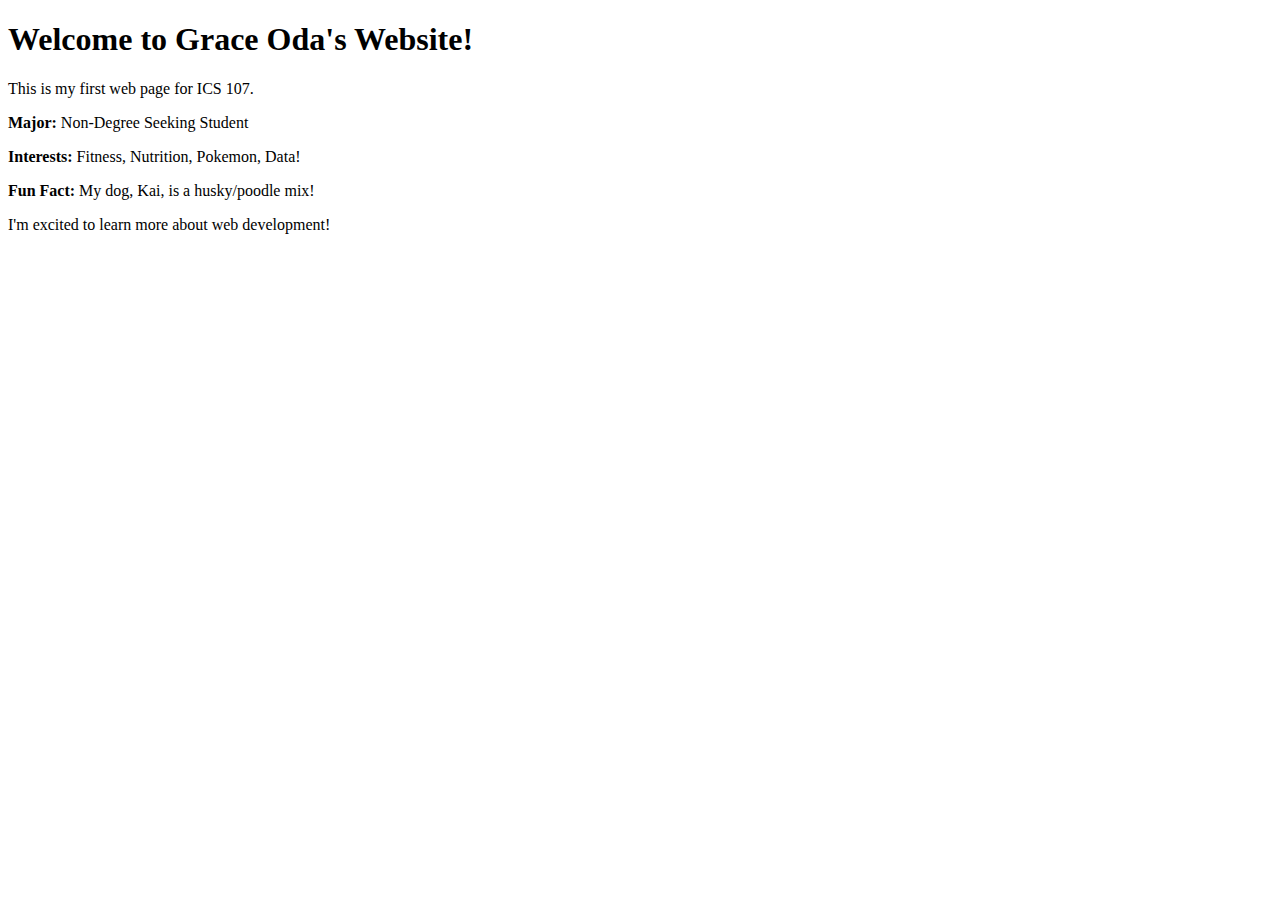
<file: index.html>
<!DOCTYPE html>
<html lang="en">
<head>
  <meta charset="UTF-8">
  <meta name="viewport" content="width=device-width, initial-scale=1.0">
  <title>Grace Oda - ICS 107</title>
</head>
<body>
<h1>Welcome to Grace Oda's Website!</h1>
<p>This is my first web page for ICS 107.</p>
<p><strong>Major:</strong> Non-Degree Seeking Student</p> 
<p><strong>Interests:</strong> Fitness, Nutrition, Pokemon, Data!</p> 
<p><strong>Fun Fact:</strong> My dog, Kai, is a husky/poodle mix!</p> 
<p>I'm excited to learn more about web development!</p> 
</body>
</html>
</file>
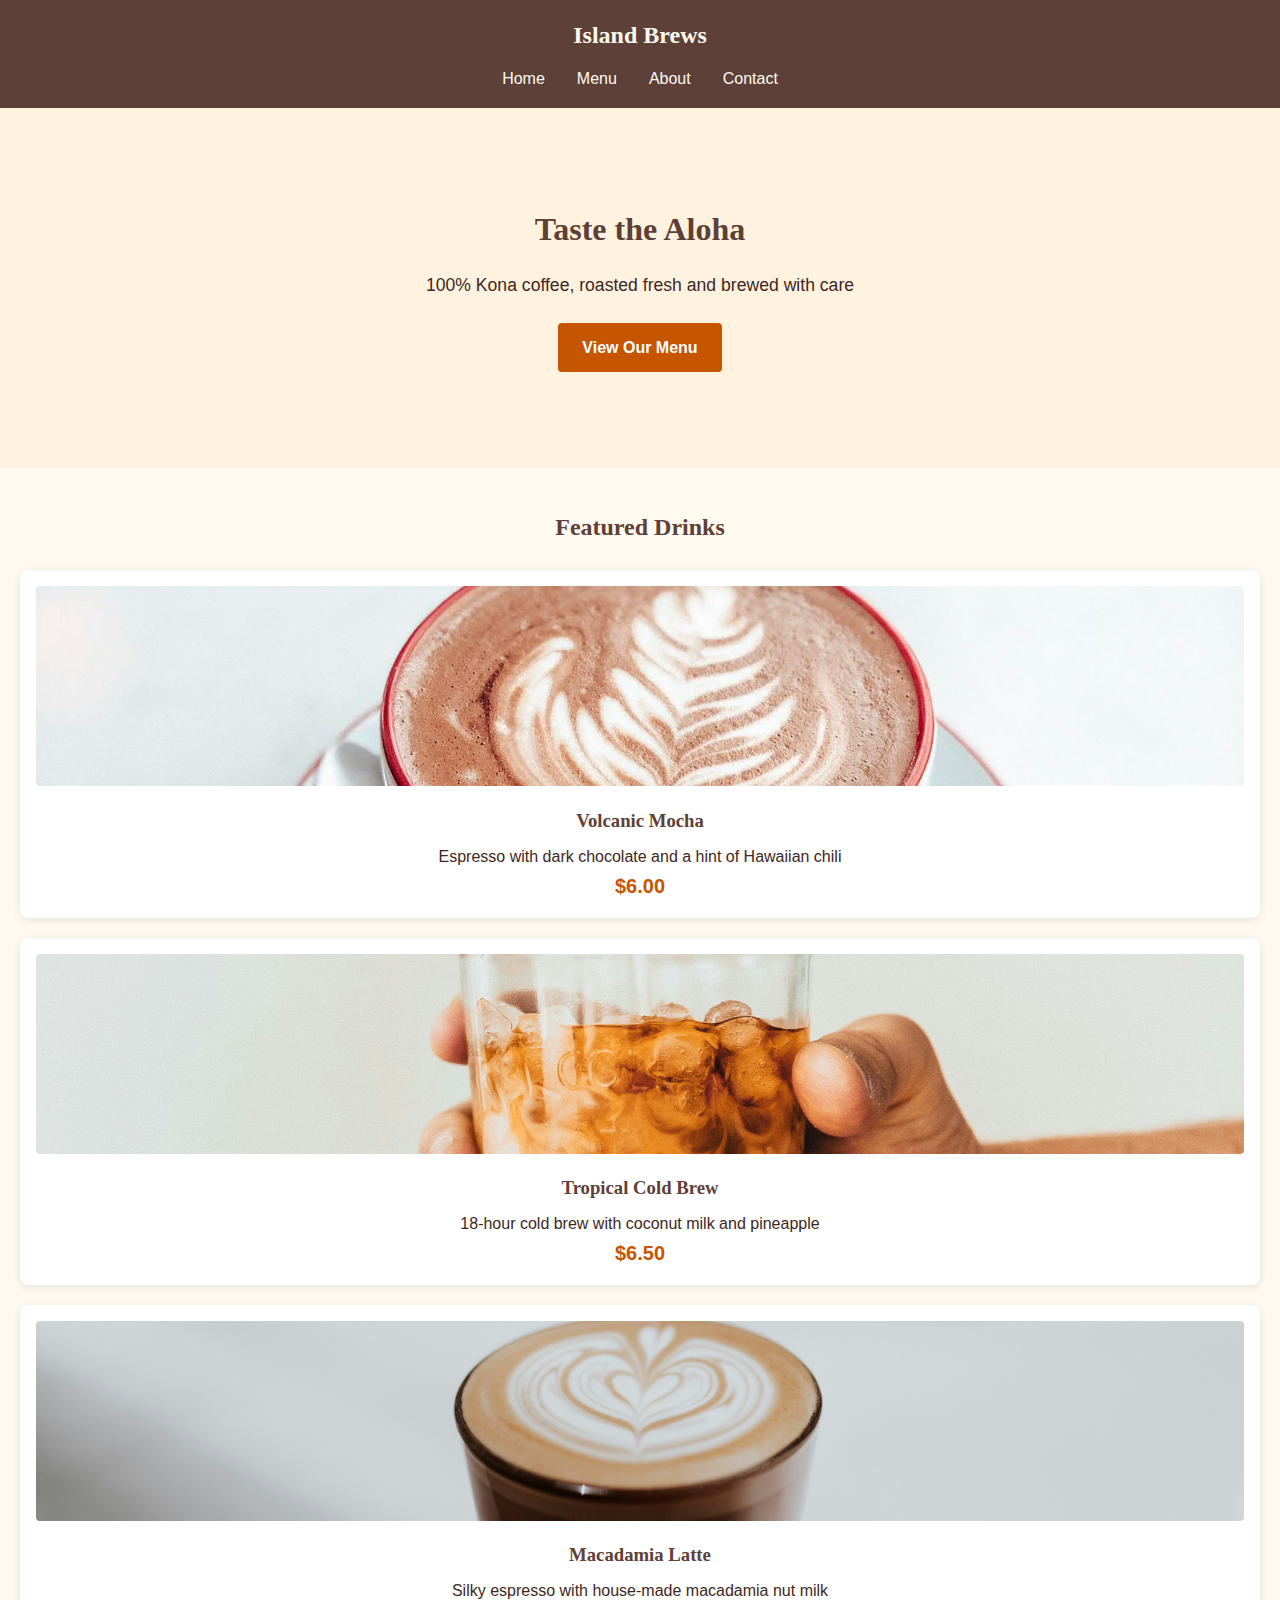
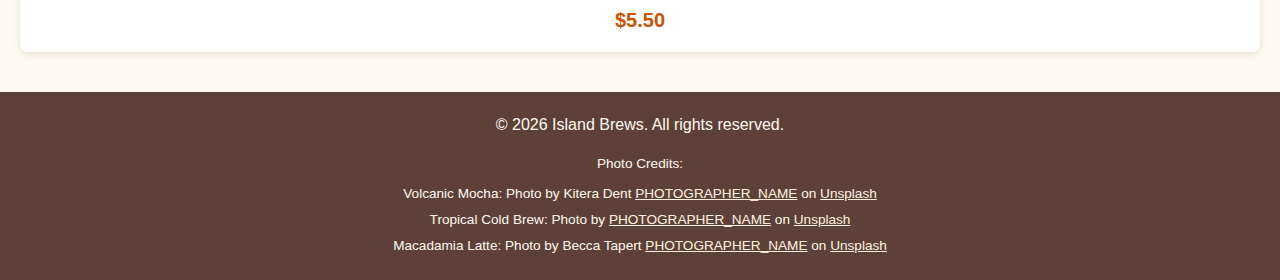
<file: island-brews/index.html>
<!DOCTYPE html>
<html lang="en">
  <head>
    <meta charset="UTF-8">
    <meta name="viewport" content="width=device-width, initial-scale=1.0">
    <title>Island Brews - Hawaiian Coffee</title>
    <link rel="stylesheet" href="homepage.css">
  </head>
  <body>
    <header>
      <div class="logo">Island Brews</div>
      <nav>
        <ul>
          <li><a href="index.html">Home</a></li>
          <li><a href="menu.html">Menu</a></li>
          <li><a href="about.html">About</a></li>
          <li><a href="contact.html">Contact</a></li>
        </ul>
      </nav>
    </header>

    <section class="hero">
      <h1>Taste the Aloha</h1>
      <p>100% Kona coffee, roasted fresh and brewed with care</p>
      <a href="menu.html" class="button">View Our Menu</a>
    </section>

    <main>
      <section class="featured">
        <h2>Featured Drinks</h2>
        <div class="card-container">
          <article class="card">
            <img src="images/volcanic-mocha.jpg" alt="Volcanic Mocha with chocolate drizzle">
            <h3>Volcanic Mocha</h3>
            <p>Espresso with dark chocolate and a hint of Hawaiian chili</p>
            <p class="price">$6.00</p>
          </article>
          <article class="card">
            <img src="images/tropical-cold-brew.jpg" alt="Tropical Cold Brew with coconut cream">
            <h3>Tropical Cold Brew</h3>
            <p>18-hour cold brew with coconut milk and pineapple</p>
            <p class="price">$6.50</p>
          </article>
          <article class="card">
            <img src="images/macadamia-latte.jpg" alt="Macadamia Latte with foam art">
            <h3>Macadamia Latte</h3>
            <p>Silky espresso with house-made macadamia nut milk</p>
            <p class="price">$5.50</p>
          </article>
        </div>
      </section>
    </main>
<footer>
  <p>&copy; 2026 Island Brews. All rights reserved.</p>

  <div class="credits">
    <p>Photo Credits:</p>
    <ul>
      <li>
        Volcanic Mocha: Photo by Kitera Dent
        <a href="https://unsplash.com/@kitera" target="_blank" rel="noopener noreferrer">PHOTOGRAPHER_NAME</a>
        on <a href="https://unsplash.com/photos/white-and-red-ceramic-mug-with-brown-and-white-heart-shaped-coffee-art-P1QAEVLRldE?utm_source=unsplash&utm_medium=referral&utm_content=creditShareLink" target="_blank" rel="noopener noreferrer">Unsplash</a>
      </li>
      <li>
        Tropical Cold Brew: Photo by
        <a href="https://unsplash.com/@tavis_beck" target="_blank" rel="noopener noreferrer">PHOTOGRAPHER_NAME</a>
        on <a href="https://unsplash.com/photos/clear-drinking-glass-with-brown-liquid-mAAcR1LR0mo?utm_source=unsplash&utm_medium=referral&utm_content=creditShareLink" target="_blank" rel="noopener noreferrer">Unsplash</a>
      </li>
      <li>
        Macadamia Latte: Photo by Becca Tapert
        <a href="https://unsplash.com/@beccatapert" target="_blank" rel="noopener noreferrer">PHOTOGRAPHER_NAME</a>
        on <a href="https://unsplash.com/photos/clear-glass-cup-with-liquid-vzU4qT_jhEQ?utm_source=unsplash&utm_medium=referral&utm_content=creditShareLink" target="_blank" rel="noopener noreferrer">Unsplash</a>
      </li>
    </ul>
  </div>
</footer>
</file>
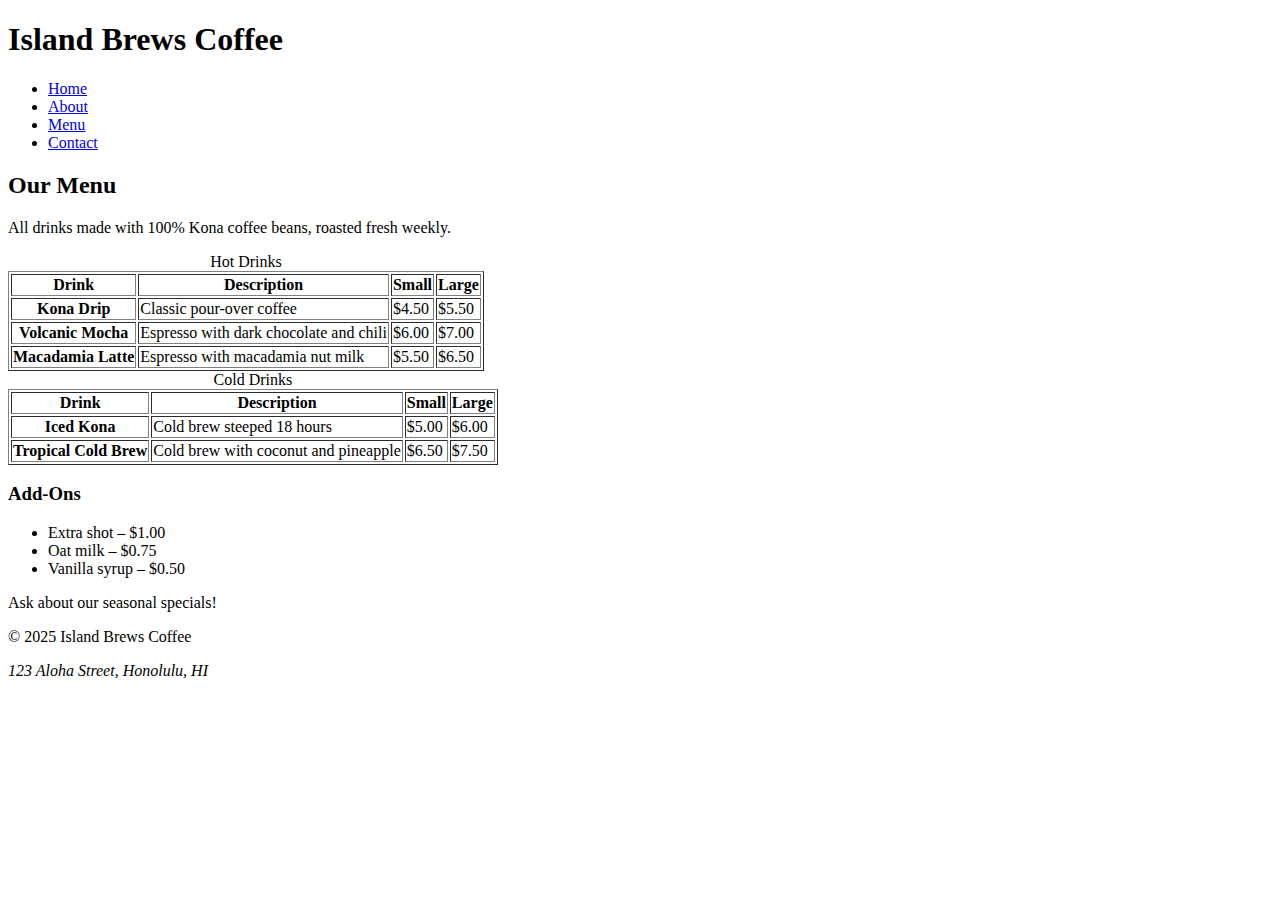
<file: menu.html>
<!DOCTYPE html>
<html lang="en">
  <head>
    <meta charset="UTF-8">
    <meta name="viewport" content="width=device-width, initial-scale=1.0">
    <title>Menu | Island Brews Coffee</title>
  </head>
  <body>
    <header> 
      <h1>Island Brews Coffee</h1>
      <nav>
        <ul>
          <li><a href="index.html">Home</a></li>
        <li><a href="about.html">About</a></li>
        <li><a href="menu.html">Menu</a></li>
        <li><a href="contact.html">Contact</a></li>
        </ul>
       </nav>
    </header>

    <main>
      <article>
        <header>
         <h2>Our Menu</h2>
         <p>All drinks made with 100% Kona coffee beans, roasted fresh weekly.</p>
        </header>
       
       <section>
        <table border="1">
          <caption>Hot Drinks</caption>
          <thread>
            <tr>
              <th scope="col">Drink</th>
              <th scope="col">Description</th>
              <th scope="col">Small</th>
              <th scope="col">Large</th>
            </tr>
          </thread>
          <tbody>
            <tr>
              <th scope="row">Kona Drip</th>
              <td>Classic pour-over coffee</td>
              <td>$4.50</td>
              <td>$5.50</td>
            </tr>
            <tr>
              <th scope="row">Volcanic Mocha</th>
              <td>Espresso with dark chocolate and chili</td>
              <td>$6.00</td>
              <td>$7.00</td>
            </tr>
            <tr>
              <th scope="row">Macadamia Latte</th>
              <td>Espresso with macadamia nut milk</td>
              <td>$5.50</td>
              <td>$6.50</td>
            </tr>
          </tbody> 
        </table>
       </section>

              <section>
        <table border="1">
          <caption>Cold Drinks</caption>
          <thread>
            <tr>
              <th scope="col">Drink</th>
              <th scope="col">Description</th>
              <th scope="col">Small</th>
              <th scope="col">Large</th>
            </tr>
          </thread>
          <tbody>
            <tr>
              <th scope="row">Iced Kona</th>
              <td>Cold brew steeped 18 hours</td>
              <td>$5.00</td>
              <td>$6.00</td>
            </tr>
            <tr>
              <th scope="row">Tropical Cold Brew</th>
              <td>Cold brew with coconut and pineapple</td>
              <td>$6.50</td>
              <td>$7.50</td>
            </tr>
          </tbody> 
        </table>
       </section>
      </article>
      
      <aside>
        <h3>Add-Ons</h3>
         <ul>
            <li>Extra shot – $1.00</li>
            <li>Oat milk – $0.75</li>
            <li>Vanilla syrup – $0.50</li>
          </ul>
        <p>Ask about our seasonal specials!</p>
      </aside>
    </main>
    
    <footer>
     <p>© 2025 Island Brews Coffee</p>
     <address>123 Aloha Street, Honolulu, HI</address>
   </footer>
  </body>
</html>
</file>
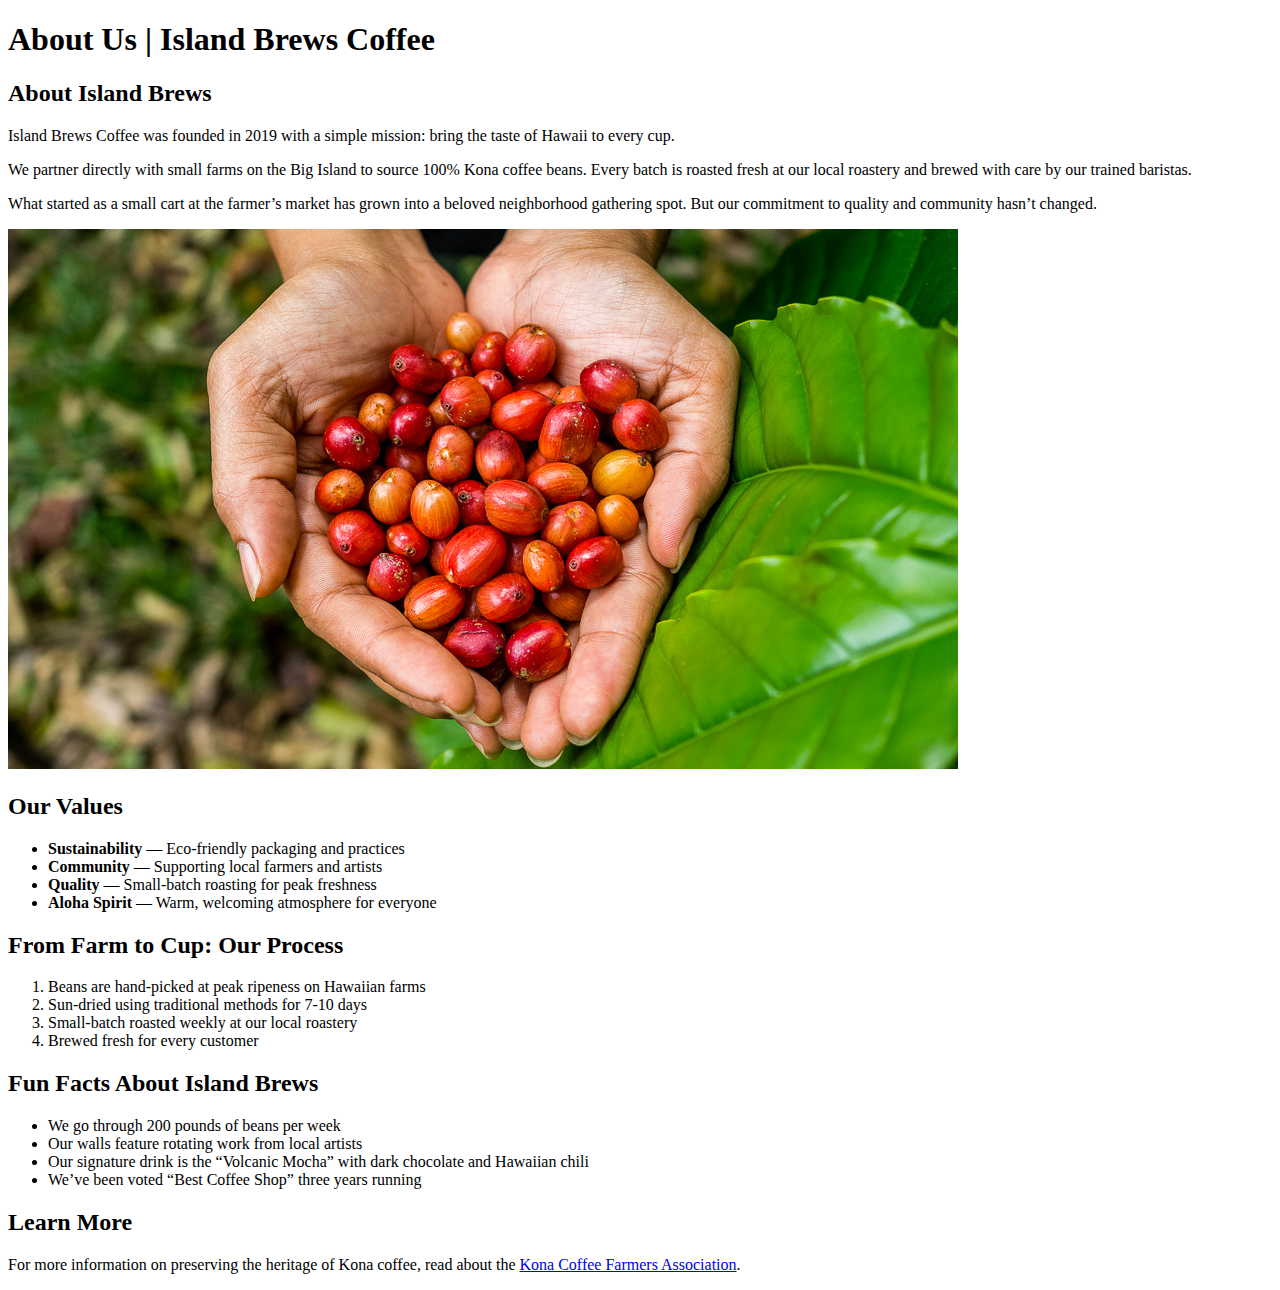
<file: island-brews/about.html>
<!DOCTYPE html>
<html lang="en">
    <head>
      <meta charset="UTF-8">
      <meta name="viewport" content="width=device-width, initial-scale=1.0">
      <title>About Us | Island Brews Coffee</title>
    </head>
    <body>
      <h1>About Us | Island Brews Coffee</h1>
        <h2>About Island Brews</h2>
          <p>Island Brews Coffee was founded in 2019 with a simple mission: bring the taste of Hawaii to every cup.</p>
          <p>We partner directly with small farms on the Big Island to source 100% Kona coffee beans. Every batch is roasted fresh at our local roastery and brewed with care by our trained baristas.</p>
          <p>What started as a small cart at the farmer’s market has grown into a beloved neighborhood gathering spot. But our commitment to quality and community hasn’t changed. </p>   
        <img src="coffee-berries.jpg" alt="Cupped hands holding bright red, freshly picked coffee beans">
        <h2>Our Values</h2>
            <ul>
              <li><strong>Sustainability</strong> — Eco-friendly packaging and practices</li>
              <li><strong>Community</strong> — Supporting local farmers and artists</li>
              <li><strong>Quality</strong> — Small-batch roasting for peak freshness</li>
              <li><strong>Aloha Spirit</strong> — Warm, welcoming atmosphere for everyone</li>
            </ul>
        <h2>From Farm to Cup: Our Process</h2>
            <ol>
              <li>Beans are hand-picked at peak ripeness on Hawaiian farms</li>
              <li>Sun-dried using traditional methods for 7-10 days</li>
              <li>Small-batch roasted weekly at our local roastery</li>
              <li>Brewed fresh for every customer</li>
            </ol>
        <h2>Fun Facts About Island Brews</h2>
            <ul>
              <li>We go through 200 pounds of beans per week</li>
              <li>Our walls feature rotating work from local artists</li>
              <li>Our signature drink is the “Volcanic Mocha” with dark chocolate and Hawaiian chili</li>
              <li>We’ve been voted “Best Coffee Shop” three years running</li>
            </ul>
        <h2>Learn More</h2>
        <p>For more information on preserving the heritage of Kona coffee, read about the <a href="https://konacoffeefarmers.org/" target="_blank" rel="noopener noreferrer">Kona Coffee Farmers Association</a>.</p>
    </body>

</html>
</file>
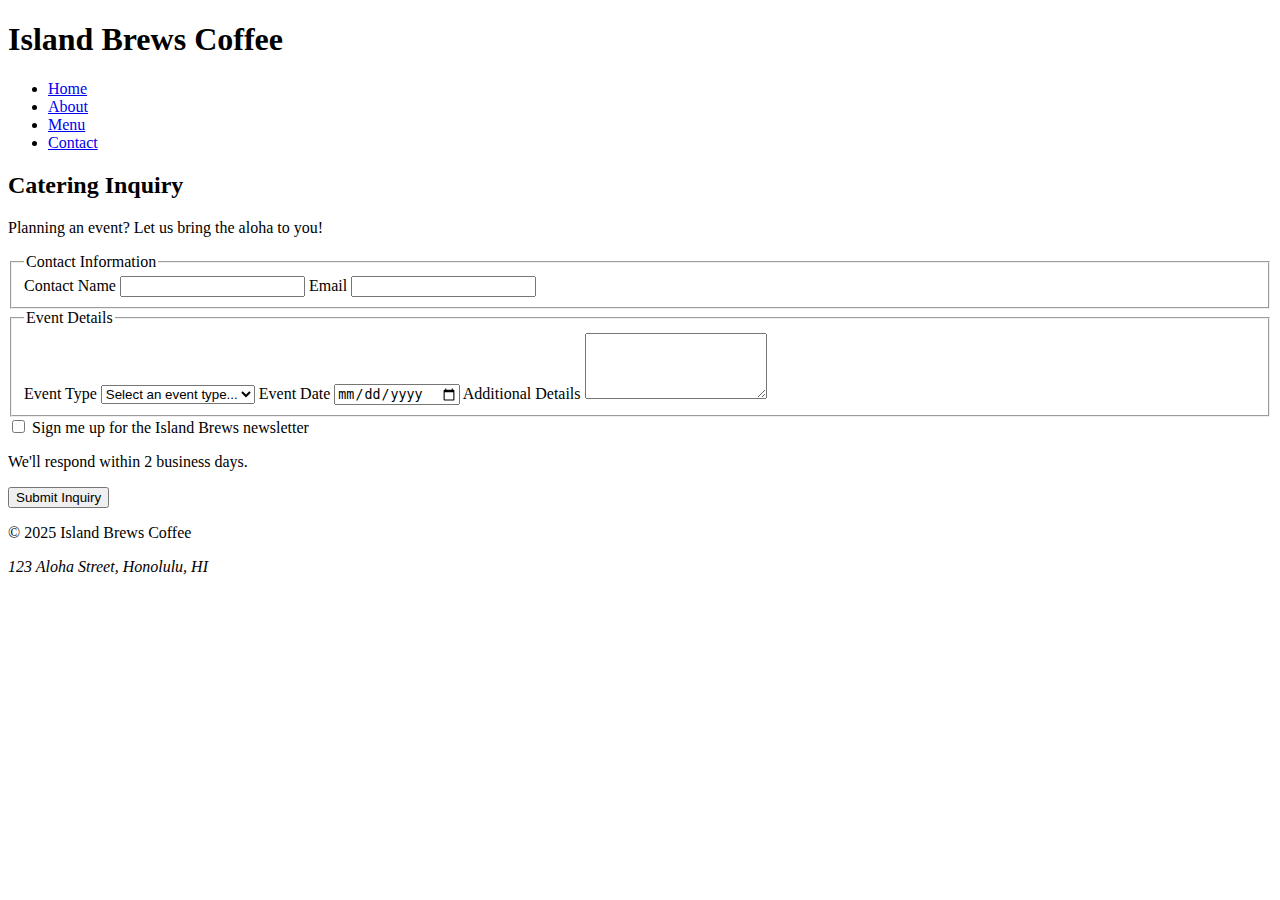
<file: island-brews/catering.html>
<!DOCTYPE html>
<html lang="en">
  <head>
    <meta charset="UTF-8">
    <meta name="viewport" content="width=device-width, initial-scale=1.0">
    <title>Catering | Island Brews Coffee</title>
  </head>
  <body>
    <header> 
      <h1>Island Brews Coffee</h1>
      <nav>
        <ul>
        <li><a href="index.html">Home</a></li>
        <li><a href="about.html">About</a></li>
        <li><a href="menu.html">Menu</a></li>
        <li><a href="contact.html">Contact</a></li>
        </ul>
       </nav>
    </header>

    <main>
        <form>
          <h2>Catering Inquiry</h2>
          <p>Planning an event? Let us bring the aloha to you!</p>

          <fieldset>
            <legend>Contact Information</legend>

            <label for="name">Contact Name</label>
            <input type="text" id="name" name="name" required>

            <label for="email">Email</label>
            <input type="email" id="email" name="email" required>

          </fieldset>
          
          <fieldset>
            <legend>Event Details</legend>

            <label for="event-type">Event Type</label>
            <select id="event-type" name="event-type">
                <option value="">Select an event type...</option>
                <option value="meeting">Corporate Meeting</option>
                <option value="wedding">Wedding</option>
                <option value="birthday">Birthday Party</option>
                <option value="other">Other</option>
            </select>

            <label for="event-date">Event Date</label>
            <input type="date" id="event-date" name="event-date" required>

            <label for="details">Additional Details</label>
            <textarea id="details" name="details" rows="4"></textarea>

          </fieldset>

          <input type="checkbox" id="newsletter" name="newsletter" value="yes">
          <label for="newsletter">Sign me up for the Island Brews newsletter</label>


          <p>We'll respond within 2 business days.</p>

          <button type="submit">Submit Inquiry</button>
        </form>
    </main>

   <footer>
     <p>© 2025 Island Brews Coffee</p>
     <address>123 Aloha Street, Honolulu, HI</address>
   </footer>
  </body>
</html>
</file>
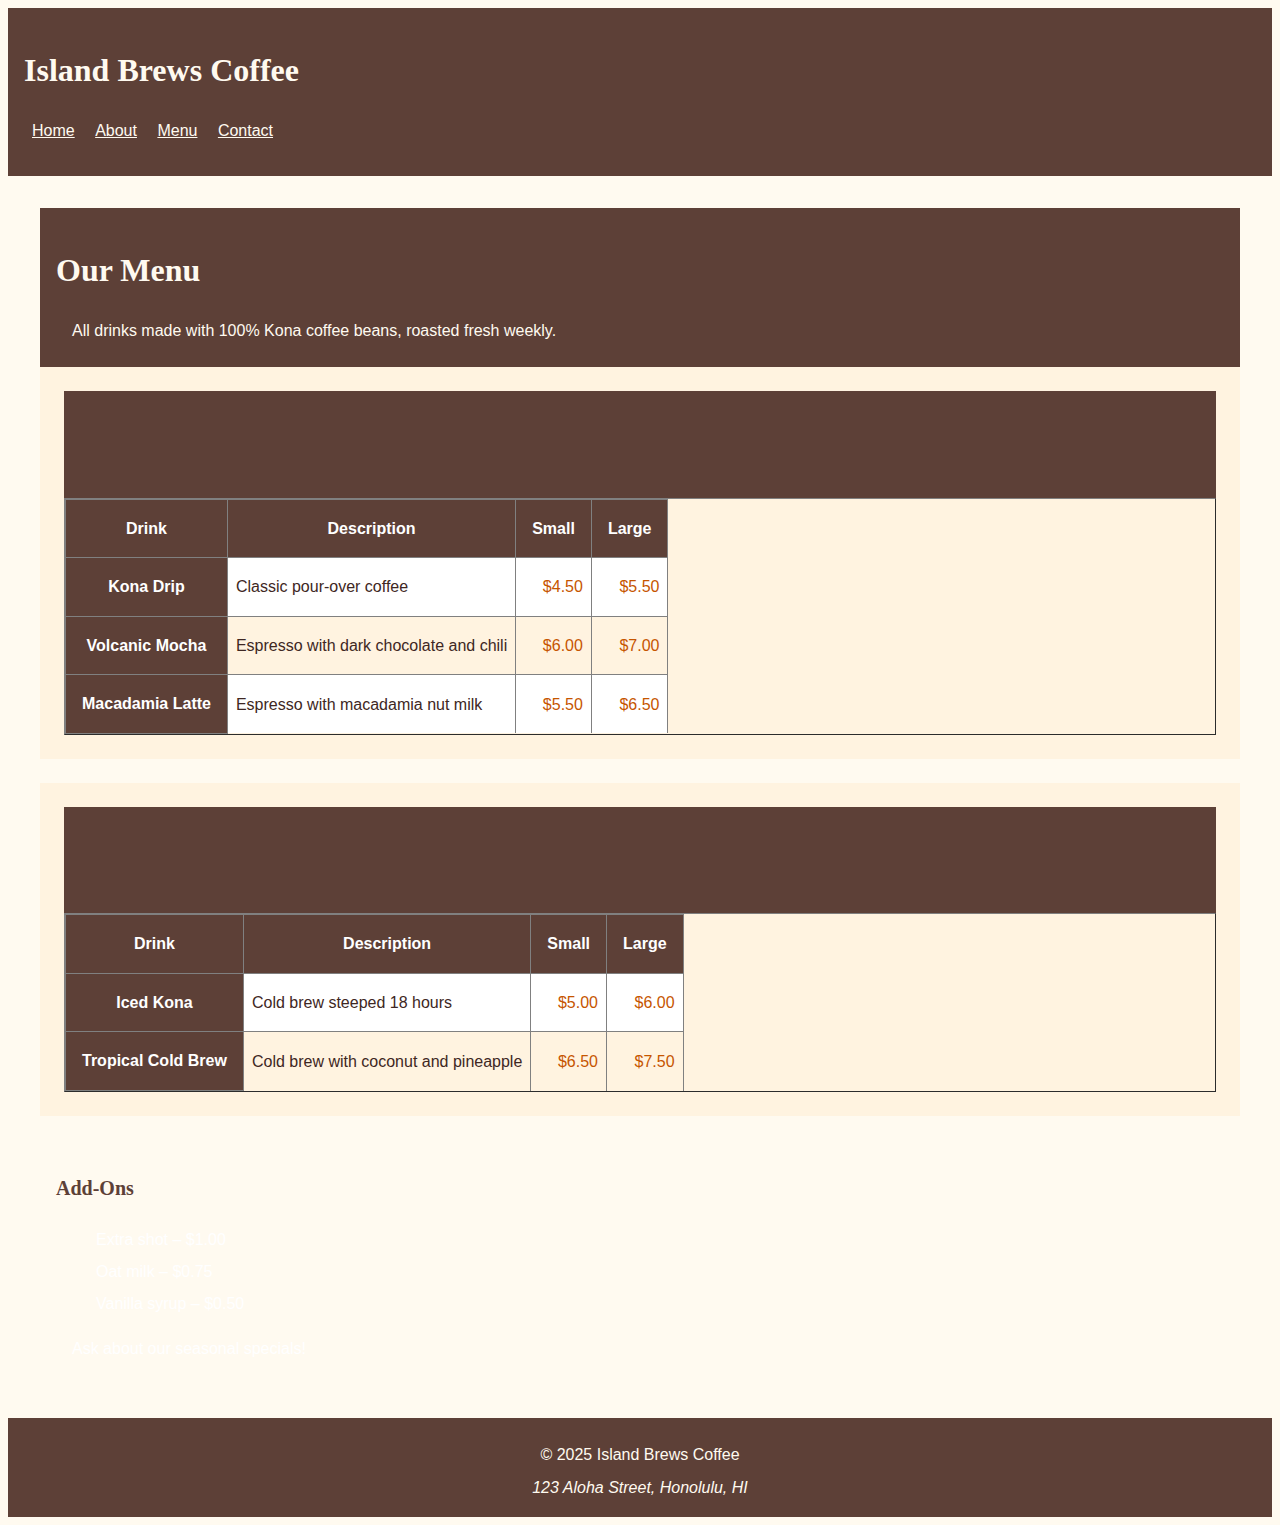
<file: island-brews/menu.html>
<!DOCTYPE html>
<html lang="en">
  <head>
    <meta charset="UTF-8">
    <meta name="viewport" content="width=device-width, initial-scale=1.0">
    <title>Menu | Island Brews Coffee</title>
    <link rel="stylesheet" href="styles.css">
  </head>
  <body>
    <header> 
      <h1>Island Brews Coffee</h1>
      <nav>
        <ul>
          <li><a href="index.html">Home</a></li>
        <li><a href="about.html">About</a></li>
        <li><a href="menu.html">Menu</a></li>
        <li><a href="contact.html">Contact</a></li>
        </ul>
       </nav>
    </header>

    <main>
      <article>
        <header>
         <h1>Our Menu</h1>
         <p>All drinks made with 100% Kona coffee beans, roasted fresh weekly.</p>
        </header>
       
       <section>
        <header>
         <h2>Hot Drinks</h2>
        </header>
        <table border="1">
          <thead>
            <tr>
              <th scope="col">Drink</th>
              <th scope="col">Description</th>
              <th scope="col">Small</th>
              <th scope="col">Large</th>
            </tr>
          </thead>
          <tbody>
            <tr>
              <th scope="row">Kona Drip</th>
              <td>Classic pour-over coffee</td>
              <td>$4.50</td>
              <td>$5.50</td>
            </tr>
            <tr>
              <th scope="row">Volcanic Mocha</th>
              <td>Espresso with dark chocolate and chili</td>
              <td>$6.00</td>
              <td>$7.00</td>
            </tr>
            <tr>
              <th scope="row">Macadamia Latte</th>
              <td>Espresso with macadamia nut milk</td>
              <td>$5.50</td>
              <td>$6.50</td>
            </tr>
          </tbody> 
        </table>
       </section>

      <section>
        <header>
         <h2>Cold Drinks</h2>
        </header>
        <table border="1">
          <thead>
            <tr>
              <th scope="col">Drink</th>
              <th scope="col">Description</th>
              <th scope="col">Small</th>
              <th scope="col">Large</th>
            </tr>
          </thead>
          <tbody>
            <tr>
              <th scope="row">Iced Kona</th>
              <td>Cold brew steeped 18 hours</td>
              <td>$5.00</td>
              <td>$6.00</td>
            </tr>
            <tr>
              <th scope="row">Tropical Cold Brew</th>
              <td>Cold brew with coconut and pineapple</td>
              <td>$6.50</td>
              <td>$7.50</td>
            </tr>
          </tbody> 
        </table>
       </section>
      </article>
      
      <aside>
        <h3>Add-Ons</h3>
         <ul>
            <li>Extra shot – $1.00</li>
            <li>Oat milk – $0.75</li>
            <li>Vanilla syrup – $0.50</li>
          </ul>
        <p>Ask about our seasonal specials!</p>
      </aside>
    </main>
    
    <footer>
     <p>© 2025 Island Brews Coffee</p>
     <address>123 Aloha Street, Honolulu, HI</address>
   </footer>
  </body>
</html>
</file>
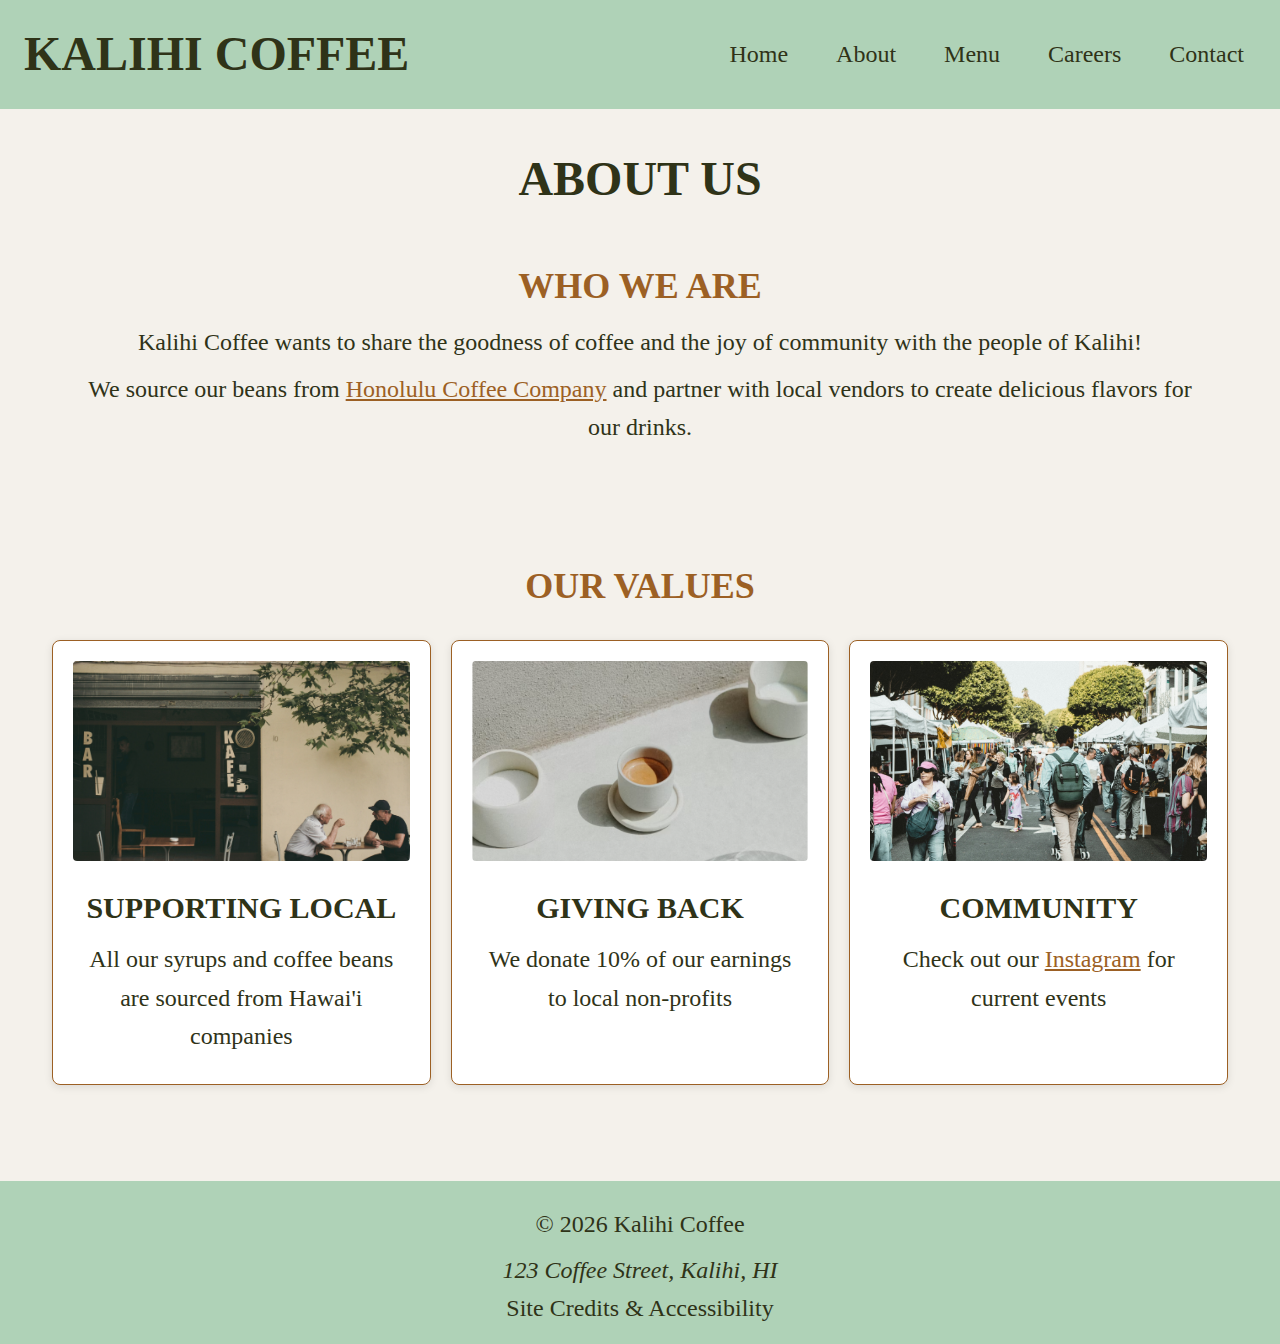
<file: kalihi-coffee/about.html>
<!DOCTYPE html>
<html lang="en">
  <head>
    <meta charset="UTF-8" />
    <meta name="viewport" content="width=device-width, initial-scale=1.0" />
    <title>About Us | Kalihi Coffee</title>
    <link rel="stylesheet" href="ccs/styles.css" />
    <link
      href="https://fonts.googleapis.com/css2?family=Open+Sans:wght@400;700&display=swap"
      rel="stylesheet"
    />
  </head>
  <body>
    <header>
      <div class="logo">Kalihi Coffee</div>
      <nav>
        <ul>
          <li><a href="index.html">Home</a></li>
          <li><a href="about.html">About</a></li>
          <li><a href="menu.html">Menu</a></li>
          <li><a href="jobs.html">Careers</a></li>
          <li><a href="contact.html">Contact</a></li>
        </ul>
      </nav>
    </header>

    <main>
      <article>
        <h1>About Us</h1>

        <section>
          <h2>Who We Are</h2>
          <p>
            Kalihi Coffee wants to share the goodness of coffee and the joy of
            community with the people of Kalihi!
          </p>
          <p>
            We source our beans from
            <a
              href="https://www.honolulucoffee.com/"
              target="_blank"
              rel="noopener noreferrer"
              >Honolulu Coffee Company</a
            >
            and partner with local vendors to create delicious flavors for our
            drinks.
          </p>
        </section>

        <section class="card-section">
          <h2>Our Values</h2>
          <div class="card-container">
            <article class="card">
              <img src="images/local.jpg" alt="Man walking at farmers market" />
              <h3>Supporting Local</h3>
              <p>
                All our syrups and coffee beans are sourced from Hawai'i
                companies
              </p>
            </article>

            <article class="card">
              <img
                src="images/drinks.png"
                alt="Two people sitting in front of our shop"
              />
              <h3>Giving Back</h3>
              <p>We donate 10% of our earnings to local non-profits</p>
            </article>

            <article class="card">
              <img src="images/community.jpg" alt="Pink table with latte" />
              <h3>Community</h3>
              <p>
                Check out our
                <a
                  href="https://www.instagram.com/"
                  target="_blank"
                  rel="noopener noreferrer"
                  >Instagram</a
                >
                for current events
              </p>
            </article>
          </div>
        </section>
      </article>
    </main>

    <footer>
      <p>© 2026 Kalihi Coffee</p>
      <address>123 Coffee Street, Kalihi, HI</address>
      <nav>
        <ul>
          <li><a href="credits.html">Site Credits & Accessibility</a></li>
        </ul>
      </nav>
    </footer>
  </body>
</html>
</file>
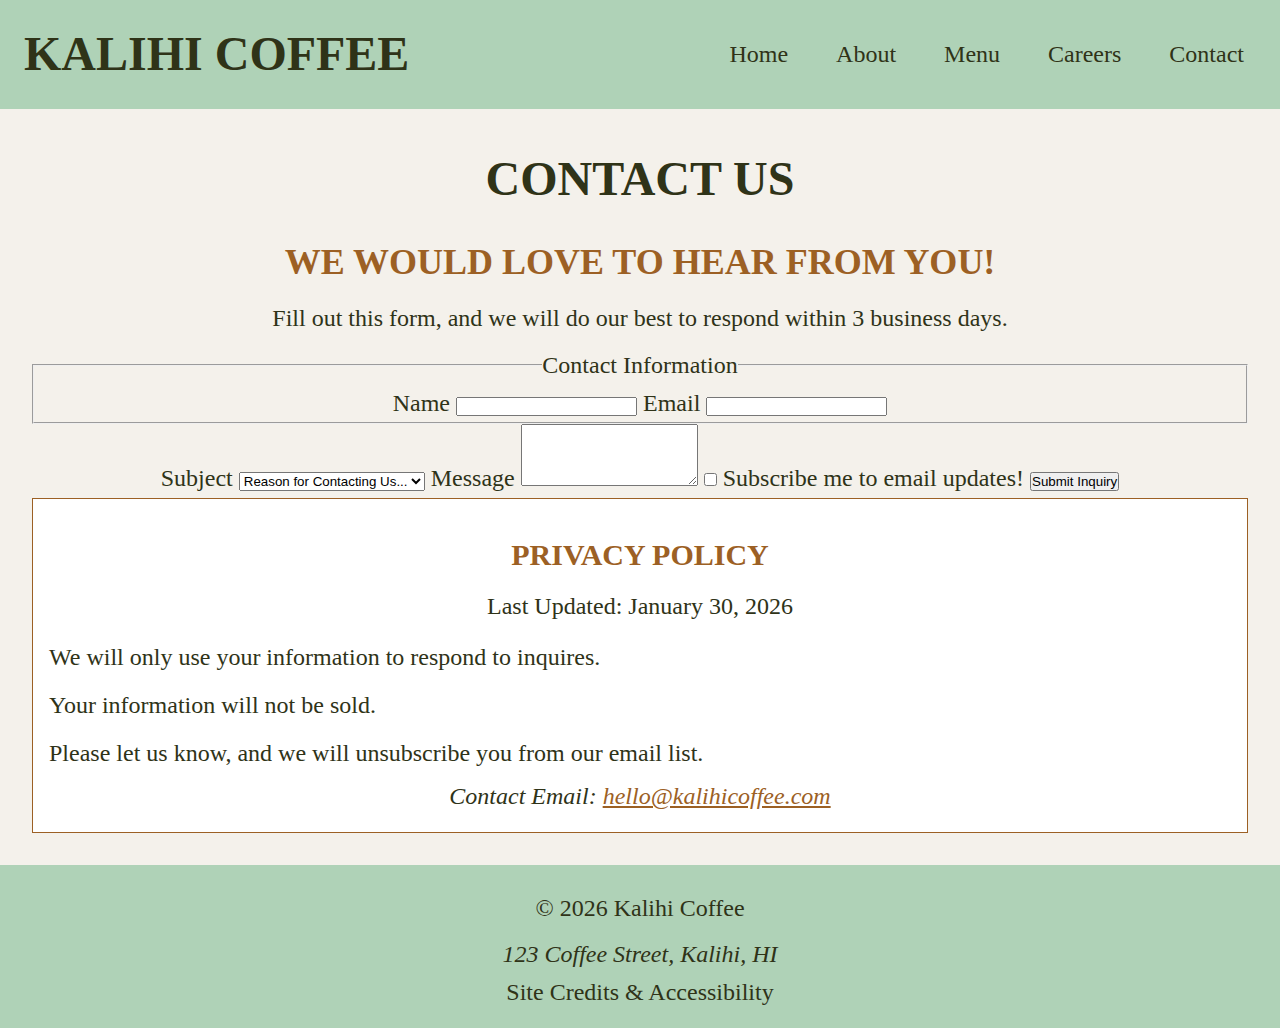
<file: kalihi-coffee/contact.html>
<!DOCTYPE html>
<html lang="en">
  <head>
    <meta charset="UTF-8" />
    <meta name="viewport" content="width=device-width, initial-scale=1.0" />
    <title>Contact Us | Kalihi Coffee</title>
    <link rel="stylesheet" href="ccs/styles.css" />
    <link
      href="https://fonts.googleapis.com/css2?family=Open+Sans:wght@400;700&display=swap"
      rel="stylesheet"
    />
  </head>
  <body>
    <header>
      <div class="logo">Kalihi Coffee</div>
      <nav>
        <ul>
          <li><a href="index.html">Home</a></li>
          <li><a href="about.html">About</a></li>
          <li><a href="menu.html">Menu</a></li>
          <li><a href="jobs.html">Careers</a></li>
          <li><a href="contact.html">Contact</a></li>
        </ul>
      </nav>
    </header>

    <main>
      <article>
        <h1>Contact Us</h1>

        <form>
          <h2>We would love to hear from you!</h2>
          <p>
            Fill out this form, and we will do our best to respond within 3
            business days.
          </p>

          <fieldset>
            <legend>Contact Information</legend>
            <label for="name">Name</label>
            <input type="text" id="name" name="name" required />
            <label for="email">Email</label>
            <input type="email" id="email" name="email" required />
          </fieldset>

          <label for="subject">Subject</label>
          <select id="subject" name="subject">
            <option value="">Reason for Contacting Us...</option>
            <option value="job">Job Inquiry</option>
            <option value="drink">New Drink Idea</option>
            <option value="feedback">Feedback</option>
            <option value="other">Other</option>
          </select>
          <label for="message">Message</label>
          <textarea id="message" name="message" rows="4" required></textarea>
          <input
            type="checkbox"
            id="newsletter"
            name="newsletter"
            value="yes"
          />
          <label for="newsletter">Subscribe me to email updates!</label>
          <button type="submit">Submit Inquiry</button>
        </form>
      </article>
      <aside>
        <h3>Privacy Policy</h3>
        <p>Last Updated:<time datetime="2026-01-30"> January 30, 2026</time></p>
        <ul>
          <li>We will only use your information to respond to inquires.</li>
          <li>Your information will not be sold.</li>
          <li>
            Please let us know, and we will unsubscribe you from our email list.
          </li>
        </ul>
        <address>
          Contact Email:
          <a href="mailto:hello@kalihicoffee.com">hello@kalihicoffee.com</a>
        </address>
      </aside>
    </main>

    <footer>
      <p>© 2026 Kalihi Coffee</p>
      <address>123 Coffee Street, Kalihi, HI</address>
      <nav>
        <ul>
          <li><a href="credits.html">Site Credits & Accessibility</a></li>
        </ul>
      </nav>
    </footer>
  </body>
</html>
</file>
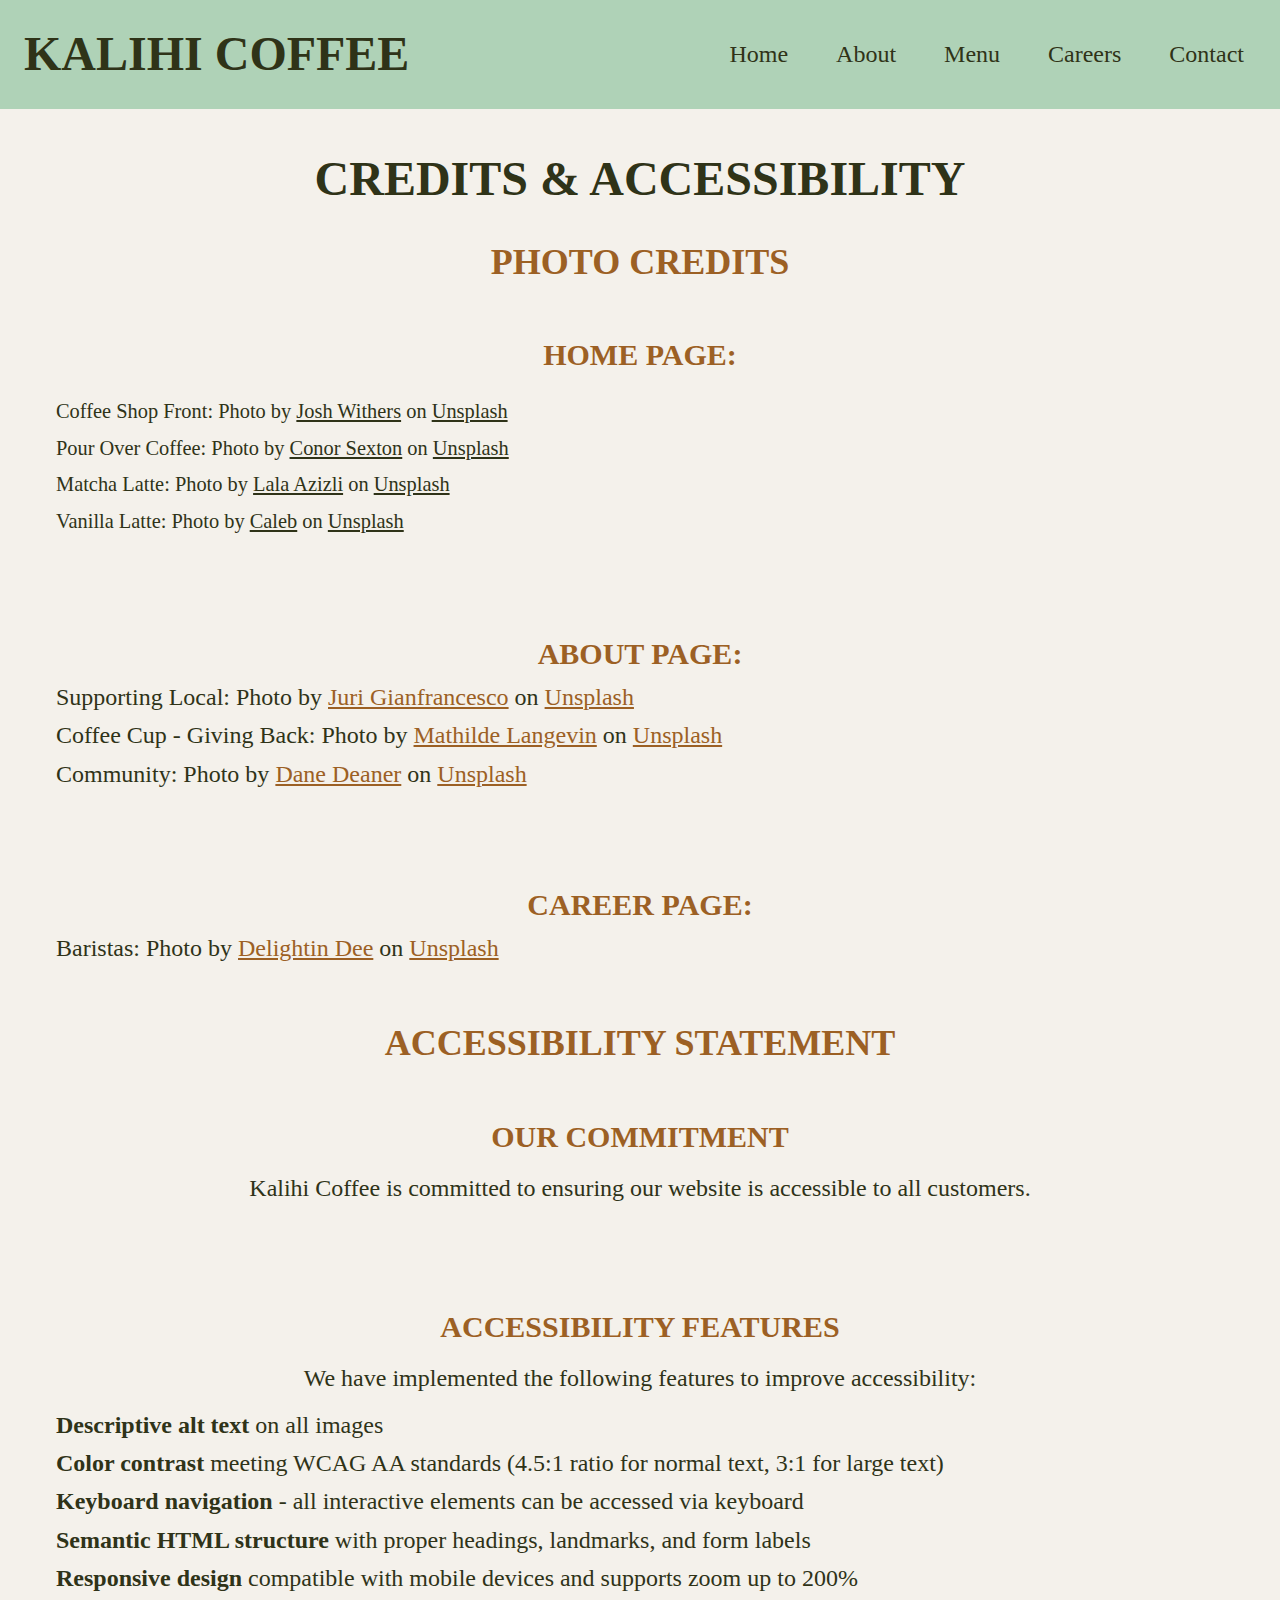
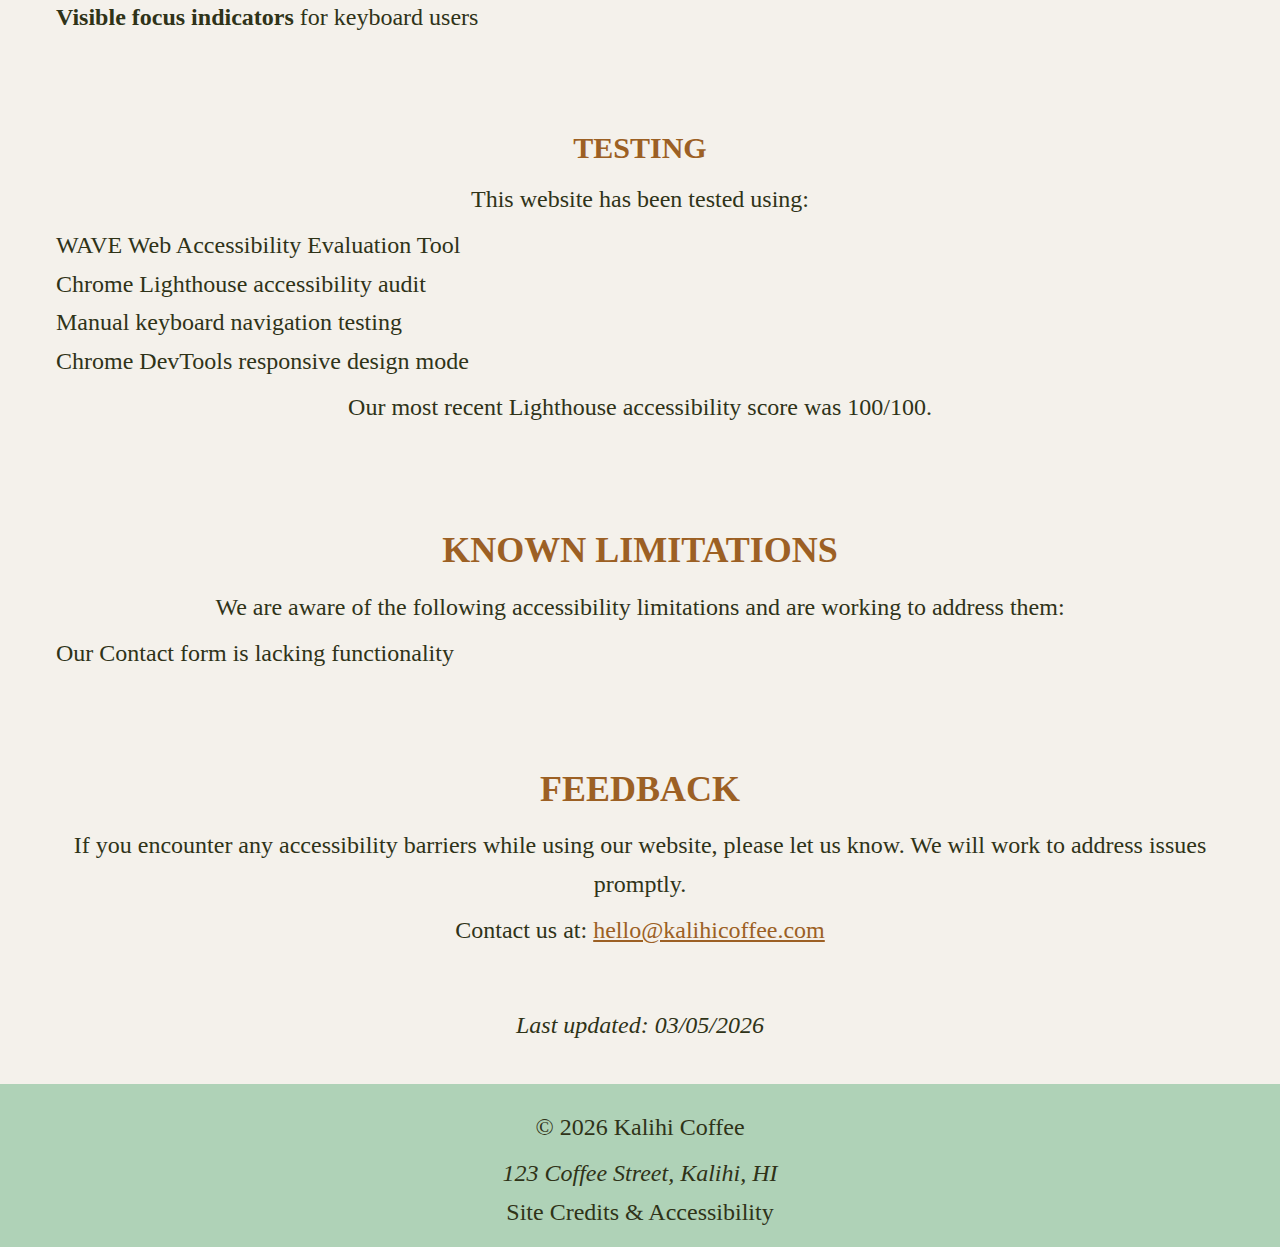
<file: kalihi-coffee/credits.html>
<!DOCTYPE html>
<html lang="en">
  <head>
    <meta charset="UTF-8" />
    <meta name="viewport" content="width=device-width, initial-scale=1.0" />
    <title>About Us | Kalihi Coffee</title>
    <link rel="stylesheet" href="ccs/styles.css" />
    <link
      href="https://fonts.googleapis.com/css2?family=Open+Sans:wght@400;700&display=swap"
      rel="stylesheet"
    />
  </head>
  <body>
    <header>
      <div class="logo">Kalihi Coffee</div>
      <nav>
        <ul>
          <li><a href="index.html">Home</a></li>
          <li><a href="about.html">About</a></li>
          <li><a href="menu.html">Menu</a></li>
          <li><a href="jobs.html">Careers</a></li>
          <li><a href="contact.html">Contact</a></li>
        </ul>
      </nav>
    </header>

    <main>

        <h1>Credits & Accessibility</h1>
              <article>
                <h2>Photo Credits</h2>
        <section>
        <h3>Home Page:</h3>
        <div class="credits">
        <ul>
          <li>
            Coffee Shop Front: Photo by
            <a
              href="https://unsplash.com/@joshwithers"
              target="_blank"
              rel="noopener noreferrer"
              >Josh Withers</a
            >
            on
            <a
              href="https://unsplash.com/photos/a-small-green-and-white-building-sitting-next-to-a-street-c-wR13WHKGk?utm_source=unsplash&utm_medium=referral&utm_content=creditShareLink"
              target="_blank"
              rel="noopener noreferrer"
              >Unsplash</a
            >
          </li>
          <li>
            Pour Over Coffee: Photo by
            <a
              href="https://unsplash.com/@conorsexton"
              target="_blank"
              rel="noopener noreferrer"
              >Conor Sexton</a
            >
            on
            <a
              href="https://unsplash.com/photos/white-ceramic-mug-on-brown-wooden-table-nh32V0IQ-VA?utm_source=unsplash&utm_medium=referral&utm_content=creditShareLink"
              target="_blank"
              rel="noopener noreferrer"
              >Unsplash</a
            >
          </li>

          <li>
            Matcha Latte: Photo by
            <a
              href="https://unsplash.com/@lazizli"
              target="_blank"
              rel="noopener noreferrer"
              >Lala Azizli</a
            >
            on
            <a
              href="https://unsplash.com/photos/layered-drink-sits-beside-fruits-6D1JmcDOY44?utm_source=unsplash&utm_medium=referral&utm_content=creditShareLink"
              target="_blank"
              rel="noopener noreferrer"
              >Unsplash</a
            >
          </li>
          <li>
            Vanilla Latte: Photo by
            <a
              href="https://unsplash.com/@calebrussell"
              target="_blank"
              rel="noopener noreferrer"
              >Caleb</a
            >
            on
            <a
              href="hhttps://unsplash.com/photos/white-ceramic-cup-with-saucer-on-brown-wooden-table-_hnL_961xTk?utm_source=unsplash&utm_medium=referral&utm_content=creditShareLink"
              target="_blank"
              rel="noopener noreferrer"
              >Unsplash</a
            >
          </li>
        </ul>
      </div>
      </section>
<section>
          <h3>About Page:</h3>
        <ul>
          <li>
            Supporting Local: Photo by
            <a
              href="https://unsplash.com/@jurigianfra"
              target="_blank"
              rel="noopener noreferrer"
              >Juri Gianfrancesco</a
            >
            on
            <a
              href="https://unsplash.com/photos/two-man-chatting-white-sitting-on-brown-wooden-chair-rTFS5bQrXZk"
              target="_blank"
              rel="noopener noreferrer"
              >Unsplash</a
            >
          </li>
          <li>
            Coffee Cup - Giving Back: Photo by
            <a
              href="https://unsplash.com/@mathildelangevin"
              target="_blank"
              rel="noopener noreferrer"
              >Mathilde Langevin</a
            >
            on
            <a
              href="https://unsplash.com/photos/a-table-topped-with-white-bowls-and-cups-44hipOcBjOI"
              target="_blank"
              rel="noopener noreferrer"
              >Unsplash</a
            >
          </li>

          <li>
            Community: Photo by
            <a
              href="https://unsplash.com/@danedeaner"
              target="_blank"
              rel="noopener noreferrer"
              >Dane Deaner</a
            >
            on
            <a
              href="https://unsplash.com/photos/people-walking-on-walkway-during-daytime-BVLVJ6YErSc"
              target="_blank"
              rel="noopener noreferrer"
              >Unsplash</a
            >
          </li>
        </ul>
      </div>
</section>
<section>
          <h3>Career Page:</h3>
        <ul>
          <li>
            Baristas: Photo by
            <a
              href="https://unsplash.com/@delightindee"
              target="_blank"
              rel="noopener noreferrer"
              >Delightin Dee</a
            >
            on
            <a
              href="https://unsplash.com/photos/woman-in-brown-t-shirt-holding-white-ceramic-mug-srKIaH_zj98"
              target="_blank"
              rel="noopener noreferrer"
              >Unsplash</a
            >
          </li>
        </ul>
      </div>
</section>
              </article>
              <article>
      <h2>Accessibility Statement</h2>

      <section>
        <h3>Our Commitment</h3>
        <p>Kalihi Coffee is committed to ensuring our website is accessible
        to all customers.</p>
      </section>

      <section>
        <h3>Accessibility Features</h3>
        <p>We have implemented the following features to improve accessibility:</p>
        <ul>
          <li><strong>Descriptive alt text</strong> on all images</li>
          <li><strong>Color contrast</strong> meeting WCAG AA standards
          (4.5:1 ratio for normal text, 3:1 for large text)</li>
          <li><strong>Keyboard navigation</strong> - all interactive elements
          can be accessed via keyboard</li>
          <li><strong>Semantic HTML structure</strong> with proper headings,
          landmarks, and form labels</li>
          <li><strong>Responsive design</strong> compatible with mobile devices
          and supports zoom up to 200%</li>
          <li><strong>Visible focus indicators</strong> for keyboard users</li>
        </ul>
      </section>

      <section>
        <h3>Testing</h3>
        <p>This website has been tested using:</p>
        <ul>
          <li>WAVE Web Accessibility Evaluation Tool</li>
          <li>Chrome Lighthouse accessibility audit</li>
          <li>Manual keyboard navigation testing</li>
          <li>Chrome DevTools responsive design mode</li>
        </ul>
        <p>Our most recent Lighthouse accessibility score was 100/100.</p>
      </section>

      <section>
        <h2>Known Limitations</h2>
        <p>We are aware of the following accessibility limitations and are
        working to address them:</p>
        <ul>
          <li>Our Contact form is lacking functionality</li>
        </ul>
      </section>

      <section>
        <h2>Feedback</h2>
        <p>If you encounter any accessibility barriers while using our website,
        please let us know. We will work to address issues promptly.</p>
        <p>Contact us at:
        <a href="mailto:hello@kalihicoffee.com">
        hello@kalihicoffee.com</a></p>
      </section>

      <p><em>Last updated: 03/05/2026</em></p>

      </article>
    </main>

    <footer>
      <p>© 2026 Kalihi Coffee</p>
      <address>123 Coffee Street, Kalihi, HI</address>
      <nav>
        <ul>
          <li><a href="credits.html">Site Credits & Accessibility</a></li>
        </ul>
      </nav>
    </footer>
  </body>
</html>
</file>
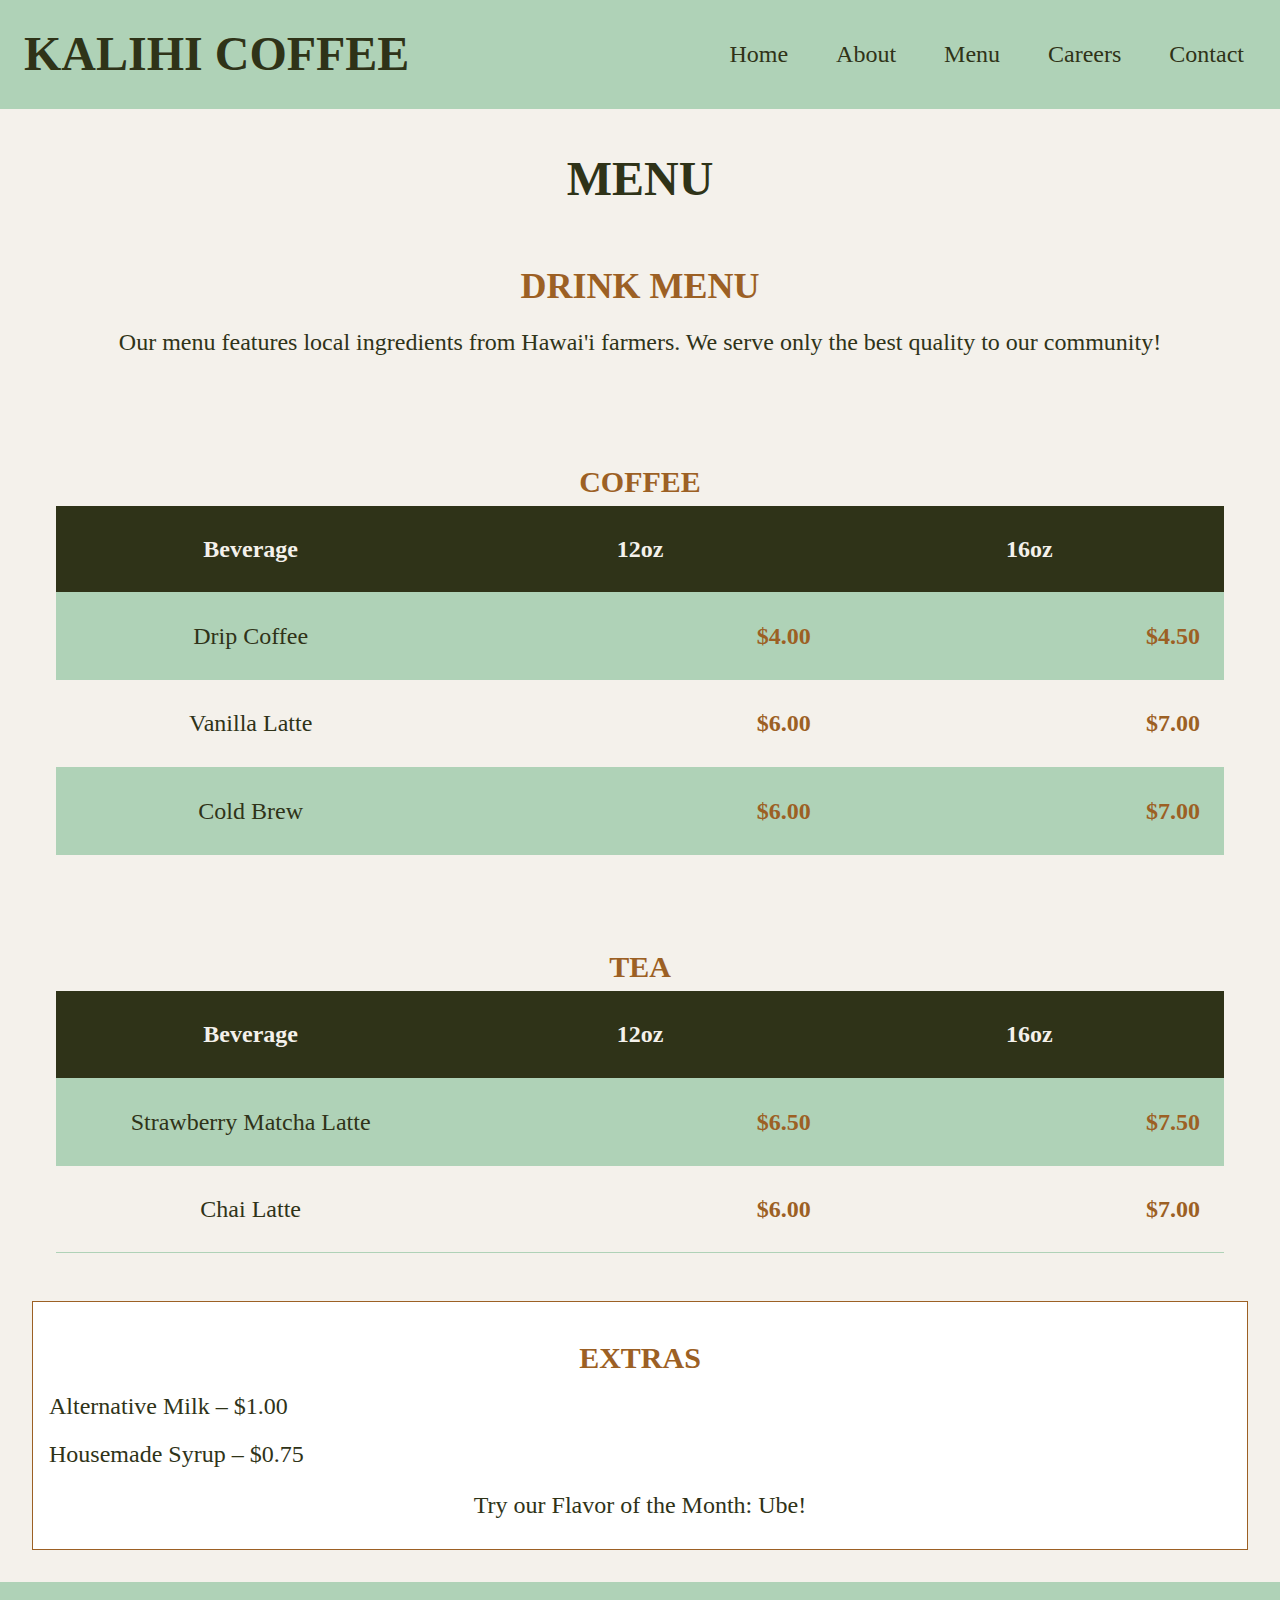
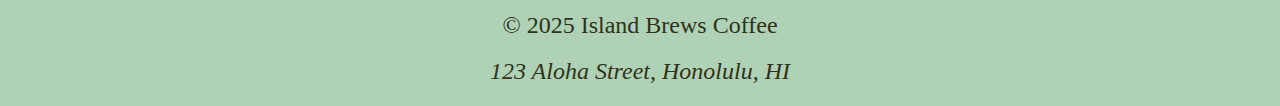
<file: kalihi-coffee/menu.html>
<!DOCTYPE html>
<html lang="en">
  <head>
    <meta charset="UTF-8" />
    <meta name="viewport" content="width=device-width, initial-scale=1.0" />
    <title>Menu | Kalihi Coffee</title>
    <link rel="stylesheet" href="ccs/styles.css" />
    <link
      href="https://fonts.googleapis.com/css2?family=Open+Sans:wght@400;700&display=swap"
      rel="stylesheet"
    />
  </head>
  <body>
    <header>
      <div class="logo">Kalihi Coffee</div>
      <nav>
        <ul>
          <li><a href="index.html">Home</a></li>
          <li><a href="about.html">About</a></li>
          <li><a href="menu.html">Menu</a></li>
          <li><a href="jobs.html">Careers</a></li>
          <li><a href="contact.html">Contact</a></li>
        </ul>
      </nav>
    </header>

    <main>
      <article>
        <h1>Menu</h1>
        <section>
          <h2>Drink Menu</h2>
          <p>
            Our menu features local ingredients from Hawai'i farmers. We serve
            only the best quality to our community!
          </p>
        </section>

        <section>
          <h3>Coffee</h3>
          <table>
            <thead>
              <tr>
                <th scope="col">Beverage</th>
                <th scope="col">12oz</th>
                <th scope="col">16oz</th>
              </tr>
            </thead>
            <tbody>
              <tr>
                <td>Drip Coffee</td>
                <td>$4.00</td>
                <td>$4.50</td>
              </tr>
              <tr>
                <td>Vanilla Latte</td>
                <td>$6.00</td>
                <td>$7.00</td>
              </tr>
              <tr>
                <td>Cold Brew</td>
                <td>$6.00</td>
                <td>$7.00</td>
              </tr>
            </tbody>
          </table>
        </section>

        <section>
          <h3>Tea</h3>
          <table>
            <thead>
              <tr>
                <th scope="col">Beverage</th>
                <th scope="col">12oz</th>
                <th scope="col">16oz</th>
              </tr>
            </thead>
            <tbody>
              <tr>
                <td>Strawberry Matcha Latte</td>
                <td>$6.50</td>
                <td>$7.50</td>
              </tr>
              <tr>
                <td>Chai Latte</td>
                <td>$6.00</td>
                <td>$7.00</td>
              </tr>
            </tbody>
          </table>
        </section>
      </article>

      <aside>
        <h3>Extras</h3>
        <ul>
          <li>Alternative Milk – $1.00</li>
          <li>Housemade Syrup – $0.75</li>
        </ul>
        <p>Try our Flavor of the Month: Ube!</p>
      </aside>
    </main>

    <footer>
      <p>© 2025 Island Brews Coffee</p>
      <address>123 Aloha Street, Honolulu, HI</address>
    </footer>
  </body>
</html>
</file>
<file: island-brews/homepage.css>
/* ===================
   Island Brews - Responsive Homepage
   ===================

   MOBILE-FIRST APPROACH:
   - Base styles = mobile (smallest screens)
   - @media (min-width: 768px) = tablet and up
   - @media (min-width: 1024px) = desktop and up

   Colors:
   - Coffee Brown: #5D4037
   - Light Brown: #8D6E63
   - Tropical Orange: #C65500
   - Dark Orange: #A85400
   - Dark Roast: #3E2723
   - Cream: #FFFAF0
   - Light Peach: #FFF3E0
*/

/* ===================
   Reset & Base Styles
   =================== */

* {
  box-sizing: border-box;
  margin: 0;
  padding: 0;
}

body {
  font-family: 'Segoe UI', Tahoma, sans-serif;
  font-size: 16px;
  line-height: 1.6;
  color: #3E2723;
  background-color: #FFFAF0;
}

/* IMPORTANT: Make all images responsive */
img {
  max-width: 100%;
  /* Use 100px so images never overflow */
  height: auto;
  /* Use "auto" to keep proportions */
}

/* ===================
   MOBILE BASE STYLES
   These apply to ALL screen sizes, starting with mobile
   =================== */

/* Header: stacked vertically on mobile */
header {
  display: flex;
  flex-direction: column;
  /* Use "column" to stack logo above nav */
  align-items: center;
  /* Use "center" to center everything */
  background-color: #5D4037;
  padding: 16px;
  gap: 12px;
  /* Use 12px for space between logo and nav */
}

.logo {
  font-family: Georgia, serif;
  font-size: 1.5rem;
  font-weight: bold;
  color: #FFFAF0;
}

/* Nav: centered and wrapping on mobile */
nav ul {
  display: flex;
  flex-wrap: wrap;
  /* Use "wrap" so links can wrap on tiny screens */
  justify-content: center;
  /* Use "center" to center the nav links */
  gap: 8px;
  /* Use 8px for tighter spacing on mobile */
  list-style: none;
}

nav a {
  color: #FFFAF0;
  text-decoration: none;
  padding: 8px 12px;
}

nav a:hover {
  color: #8D6E63;
  background-color: rgba(255, 255, 255, 0.1);
  border-radius: 4px;
}

/* Hero: shorter on mobile */
.hero {
  display: flex;
  flex-direction: column;
  justify-content: center;
  align-items: center;
  min-height: 40vh;
  /* Use 40vh (shorter on mobile) */
  background-color: #FFF3E0;
  padding: 32px 16px;
  text-align: center;
}

.hero h1 {
  font-family: Georgia, serif;
  font-size: 2rem;
  /* Use 2rem (smaller on mobile) */
  color: #5D4037;
  margin-bottom: 16px;
}

.hero p {
  font-size: 1.1rem;
  margin-bottom: 24px;
}

/* Button (same as Week 5) */
.button {
  display: inline-block;
  background-color: #C65500;
  color: white;
  padding: 12px 24px;
  text-decoration: none;
  border-radius: 4px;
  font-weight: bold;
}

.button:hover {
  background-color: #A85400;
}

/* Featured section */
.featured {
  padding: 32px 16px;
}

.featured h2 {
  font-family: Georgia, serif;
  color: #5D4037;
  text-align: center;
  margin-bottom: 24px;
}

/* Cards: single column on mobile */
.card-container {
  display: flex;
  flex-direction: column;
  /* Use "column" to stack cards vertically */
  gap: 20px;
}

.card {
  background-color: #fff;
  border-radius: 8px;
  box-shadow: 0 2px 8px rgba(0, 0, 0, 0.1);
  padding: 16px;
  text-align: center;
}

.card img {
  width: 100%;
  height: 200px;
  object-fit: cover;
  /* Use "cover" to fill without stretching */
  border-radius: 4px;
}

.card h3 {
  font-family: Georgia, serif;
  color: #5D4037;
  margin: 12px 0 8px;
}

.card .price {
  color: #C65500;
  font-weight: bold;
  font-size: 1.25rem;
}

/* Footer */
footer {
  background-color: #5D4037;
  color: #FFFAF0;
  text-align: center;
  padding: 20px;
}

/* Credits styling for attribution links */
.credits {
  margin-top: 16px;
  font-size: 0.85rem;
}

.credits ul {
  list-style: none;
  margin-top: 8px;
}

.credits li {
  margin-bottom: 4px;
}

.credits a {
  color: #FFF3E0;
  /* Use #FFF3E0 for readable links on dark background */
}

/* ===================
   TABLET STYLES (768px and up)
   =================== */

@media (min-width: 768px) {

  /* Header: side-by-side on tablet */
  header {
    flex-direction: ___;
    /* Use "row" to put logo and nav side-by-side */
    justify-content: ___;
    /* Use "space-between" to push them apart */
    padding: 16px 24px;
  }

  /* Nav: more spacing on tablet */
  nav ul {
    gap: ___;
    /* Use 16px */
  }

  /* Hero: taller on tablet */
  .hero {
    min-height: ___;
    /* Use 50vh */
    padding: 40px 24px;
  }

  .hero h1 {
    font-size: ___;
    /* Use 2.5rem */
  }

  /* Cards: side-by-side on tablet */
  .card-container {
    flex-direction: ___;
    /* Use "column" to lay out cards horizontally */
    flex-wrap: ___;
    /* Use "wrap" so cards can wrap to next row */
  }

  .card {
    flex: ___ ___ ___;
    /* Use 1 1 280px (grow, shrink, min-width) */
  }

  .featured {
    padding: 40px 24px;
  }
}

/* ===================
   DESKTOP STYLES (1024px and up)
   =================== */

@media (min-width: 1024px) {

  /* Nav: widest spacing on desktop */
  nav ul {
    gap: ___;
    /* Use 24px */
  }

  /* Hero: tallest on desktop */
  .hero {
    min-height: ___;
    /* Use 60vh */
  }

  .hero h1 {
    font-size: ___;
    /* Use 3rem */
  }

  .hero p {
    font-size: ___;
    /* Use 1.25rem */
  }

  /* Limit content width on big screens */
  .featured {
    max-width: ___;
    /* Use 1200px */
    margin: 0 ___;
    /* Use "auto" to center on page */
    padding: 40px 20px;
  }
}
</file>
<file: kalihi-coffee/ccs/styles.css>
/* Color scheme for this site:
   Primary: #9c6024 (main brand/accent color)
   Text: #2f3318 (body text)
   Text muted: #665646 (secondary/lighter text)
   Background: #F4F1EB (page background)
   Border: #AFD2B7 (borders)
*/
/* ===================
Responsive Homepage
   ===================

   MOBILE-FIRST APPROACH:
   - Base styles = mobile (smallest screens)
   - @media (min-width: 768px) = tablet and up
   - @media (min-width: 1024px) = desktop and up

/* ===================
   Reset & Base Styles
   =================== */

* {
  box-sizing: border-box;
  margin: 0;
  padding: 0;
}

html {
  font-size: 24px;
  text-align: center;
}

body {
  font-family: ‘Baskervville’, "Garamond", serif;
  font-size: 1rem;
  line-height: 1.6;
  color: #2f3318;
  background-color: #f4f1eb;
  text-align: center;
}

/* IMPORTANT: Make all images responsive */
img {
  max-width: 100%;
  height: auto;
}

/* ===================
   MOBILE BASE STYLES
   These apply to ALL screen sizes, starting with mobile
   =================== */

/* Header: stacked vertically on mobile */
header {
  display: flex;
  flex-direction: column;
  align-items: center;
  padding: 16px;
  gap: 12px;
  justify-content: center;
  background-color: #afd2b7;
}

.logo {
  font-family: "Baskervville SC", "Garamond", serif;
  font-size: 2rem;
  text-transform: uppercase;
  font-weight: bold;
  color: #2f3318;
}

/* Nav: centered and wrapping on mobile */
nav ul {
  display: flex;
  flex-wrap: wrap;
  justify-content: center;
  gap: 8px;
  list-style: none;
  padding: 0;
}

/* Step 4: Style nav links */
nav a {
  color: #2f3318;
  text-decoration: none;
  padding: 8px 12px;
}

nav a:hover,
nav a:focus {
  color: #9c6024;
  background-color: rgba(255, 255, 255, 0.1);
  border-radius: 4px;
}

/* ===================
   PART 3: Hero Section
   =================== */

.hero {
  background-image: linear-gradient(rgba(0, 0, 0, 0.5), rgba(0, 0, 0, 0.5)),
    url("images/coffee-shop-front.jpg");
  background-size: cover;
  background-position: center;
  background-repeat: no-repeat;
  min-height: 80vh;
  display: flex;
  flex-direction: column;
  justify-content: center;
  align-items: center;
  text-align: center;
  /* padding: 40px 20px; */
  object-fit: cover;
  color: white;
}

.hero h1 {
  font-family: Georgia, serif;
  font-size: 2rem;
  color: white;
  margin-bottom: 16px;
}

.hero p {
  font-size: 1.1rem;
  margin-bottom: 24px;
}
#job.hero {
  background-image: linear-gradient(rgba(0, 0, 0, 0.5), rgba(0, 0, 0, 0.5)),
    url("images/baristas.jpg");
  background-size: cover;
  background-position: center;
  background-repeat: no-repeat;
  min-height: 40vh;
  display: flex;
  flex-direction: column;
  justify-content: center;
  align-items: center;
  text-align: center;
  /* padding: 40px 20px; */
  object-fit: cover;
  color: white;
}

/* ===================
   Button 
    =================== */

.button {
  display: inline-block;
  background-color: #2f3318;
  color: white;
  padding: 12px 24px;
  text-decoration: none;
  border-radius: 4px;
  font-weight: bold;
}

.button:hover {
  background-color: #9c6024;
}

/* ===================
   Typography
   =================== */

h1,
h2,
h3 {
  font-family: "Baskervville SC", "Garamond", serif;
  text-align: center;
  text-transform: uppercase;
}
h1 {
  font-size: 2rem;
  color: #2f3318;
}

h2 {
  font-size: 1.5rem;
  margin-top: 16px;
  color: #9c6024;
}

h3 {
  font-size: 1.25rem;
  margin-top: 16px;
  color: #9c6024;
}

p {
  margin: 8px 16px;
}

/* ===================
   Links
   =================== */

/* TODO: 
x Set link color (#718480) */
a {
  color: #9c6024;
}

a:hover,
a:focus {
  color: #665646;
}

/* ===================
   Main Content
   =================== */

main {
  padding: 32px;
  flex: 1;
}

/* ===================
   Menu Sections
   =================== */

section {
  background-color: #f4f1eb;
  padding: 24px;
  margin-bottom: 24px;
}

/* ===================
   Tables
   =================== */

table {
  width: 100%;
  border-collapse: collapse;
  table-layout: fixed;
  border: 0px;
}

th {
  background-color: #2f3318;
  color: #f4f1eb;
  padding: 24px;
  border-bottom: 1px solid #afd2b7;
}

td {
  padding: 24px;
  border-bottom: 1px solid #afd2b7;
}

tbody tr:nth-child(even) {
  background-color: #f4f1eb;
}

tbody tr:nth-child(odd) {
  background-color: #afd2b7;
}

td:nth-child(3),
td:nth-child(2) {
  text-align: right;
  color: #9c6024;
  font-weight: 700;
}

ul {
  list-style: none;
  padding: 0;
  text-align: left;
}

ol {
  text-align: left;
}

/* ===================
   Cards
   =================== */
.card-section {
  padding: 40px 20px;
}

.card-section h2 {
  text-align: center;
  margin-bottom: 24px;
}

/* Card Container */
.card-container {
  flex-wrap: wrap;
  display: flex;
  flex-direction: column;
  gap: 20px;
}

/* Individual Cards */
.card {
  flex: 1 1 280px;
  padding: 20px;
  background-color: white;
  box-shadow: 0 2px 8px rgba(0, 0, 0, 0.1);
  border: 1px solid #9c6024;
  border-radius: 8px;
}

.card h3 {
  margin: 12px 0 8px;
  color: #2f3318;
}

.card .price {
  color: #9c6024;
  font-weight: bold;
  font-size: 1.25rem;
}

.card img {
  width: 100%;
  object-fit: cover;
  border-radius: 4px;
  max-width: 100%;
  height: 200px;
}

/* ===================
   Sidebar (Add-Ons)
   =================== */

aside {
  background-color: white;
  border: 1px solid #9c6024;
  /* border-radius: 5px;   */
  padding: 16px;
}

aside ul {
  list-style: none;
}

aside li {
  line-height: 2;
}
/* ===================
   Footer
   =================== */

footer {
  background-color: #afd2b7;
  color: #2f3318;
  padding: 16px;
  text-align: center;
}
/* Credits styling for attribution links */
.credits {
  margin-top: 16px;
  font-size: 0.85rem;
}

.credits ul {
  list-style: none;
  margin-top: 8px;
}

.credits li {
  margin-bottom: 4px;
}

.credits a {
  color: #2f3318;
}

/* ===================
   TABLET STYLES (768px and up)
   =================== */

@media (min-width: 768px) {
  /* Header: side-by-side on tablet */
  header {
    flex-direction: row;
    justify-content: space-between;
    padding: 16px 24px;
  }

  nav ul {
    gap: 16px;
  }

  /* Hero: taller on tablet */
  .hero {
    min-height: 100vh;
    padding: 40px 24px;
  }

  .hero h1 {
    font-size: 2.5rem;
  }

  /* Cards: side-by-side on tablet */
  .card-container {
    flex-direction: row;
    flex-wrap: wrap;
  }

  .card {
    flex: 1 1 280px;
  }

  .featured {
    padding: 40px 24px;
  }
}

/* ===================
   DESKTOP STYLES (1024px and up)
   =================== */

@media (min-width: 1024px) {
  nav ul {
    gap: 24px;
  }

  .hero {
    min-height: 100vh;
  }

  .hero h1 {
    font-size: 3rem;
  }

  .hero p {
    font-size: 1.25rem;
  }

  .featured {
    max-width: 1200px;
    margin: 0 auto;
    padding: 40px 20px;
  }
}
</file>
<file: island-brews/styles.css>
/* ===================
   Island Brews Menu Styles
   =================== */

/* ===================
   Reset & Base Styles
   =================== */

/* TODO: 
X Apply box-sizing: border-box to all elements */
* {
  box-sizing: border-box ;
}

/* TODO: 
X Set body font, 
X size, 
X line-height, 
x text color (#3E2723), 
x and background (#FFFAF0) */

html {
  font-size: 16px;  /* Base size */
}

body {
  font-family: ‘Segoe UI’, Tahoma, sans-serif;
  font-size: 1rem;
  line-height: 1.6;
  color:  #3E2723;
  background-color: #FFFAF0;
}

/* ===================
   Typography
   =================== */

/* TODO: 
X Set heading font family (Georgia, serif) 
x and color (#5D4037) */
h1, h2, h3 {
  font-family: Georgia, "Times New Roman", serif;
}

/* TODO: 
x Set h1 size (try 2em) */
h1 {
  font-size: 2rem;
   color: #FFFAF0;
}

/* TODO: 
X Set h2 size (try 1.5em) 
x and add margin-top for spacing */
h2 {
  font-size: 1.5rem;
  margin-top: 16px;
  color: #5D4037;
}

h3 {
  font-size: 1.25rem;
  margin-top: 16px;
  color: #5D4037;
}

/* TODO: 
x Style paragraphs with appropriate margins */
p {
  margin: 8px 16px;
}

/* ===================
   Links
   =================== */

/* TODO: 
x Set link color (#5D4037) */
a {
  color: #5D4037;
}

/* TODO: 
x Set hover AND focus states - use lighter brown (#8D6E63) */
a:hover,
a:focus {
  color: #8D6E63;
}

/* ===================
   Header
   =================== */

/* TODO: 
x Brown background (#5D4037), 
x cream text (#FFFAF0), 
padding */
header {
  background-color: #5D4037;
  color: #FFFAF0;
  padding: 16px;
}

/* ===================
   Navigation
   =================== */

/* TODO: 
X Remove list bullets , 
remove default padding */
nav ul {
  list-style: none;
  padding: 0;
}

/* TODO: 
X Display nav items horizontally (hint: display: inline or inline-block) */
nav li {
  display: inline-block;
}

/* TODO: Style nav links - 
x padding, 
x cream color for visibility on dark background */
nav a {
  padding: 8px;
  color: 	#FFFAF0;
  background-color: #5D4037;
}

/* TODO: 
x Nav link hover/focus state */
nav a:hover,
nav a:focus {
  color: #8D6E63;
}

/* ===================
   Main Content
   =================== */

/* TODO: 
x Add padding around main content area */
main {
  padding: 32px;
}

/* ===================
   Menu Sections
   =================== */

/* TODO: 
x Light peach background (#FFF3E0), 
x padding, 
x margin-bottom for spacing */
section {
  background-color: #FFF3E0;
  padding: 24px;
  margin-bottom: 24px;
}

/* ===================
   Tables
   =================== */

/* TODO: 
x Full width, 
X collapse borders */
table {
  display: block;
  border-collapse: collapse;
}

/* TODO: Style table header cells - 
x brown background (#5D4037), 
x white text,
x padding */
th {
  background-color: #5D4037;
  color: white;
  padding: 16px; 
}

/* TODO: Style table data cells - 
x padding, 
x border-bottom with warm gray (#D7CCC8) */
td {
  padding: 8px;
  border-bottom: #D7CCC8;
}

/* TODO: 
x Alternating row colors - even rows get light peach (#FFF3E0) */
tbody tr:nth-child(even) {
  background-color: #FFF3E0;
}

/* TODO: 
x Odd rows get white background */
tbody tr:nth-child(odd) {
  background-color: white;
}

/* TODO: 
x Right-align price columns (3rd and 4th columns) and
x make them orange (#C65500) */
td:nth-child(3),
td:nth-child(4) {
  text-align: right;
  color: #C65500;
}

/* ===================
   Sidebar (Add-Ons)
   =================== */

/* TODO: Distinct styling - 
x white background,
x border with warm gray (#D7CCC8), 
x padding */
aside {
  color: white; 
  border-color: #D7CCC8;
  padding: 16px; 
}

/* TODO: 
x Remove bullet points from add-ons list */
aside ul {
  list-style: none;
}

/* TODO: 
x Space out list items */
aside li {
  line-height: 2;
}

/* ===================
   Footer
   =================== */

/* TODO: 
x Brown background (#5D4037), 
x cream text (#FFFAF0), 
x padding, 
x center the text */
footer {
  background-color: #5D4037;
  color: #FFFAF0;
  padding: 16px;
  text-align: center;
}
</file>
